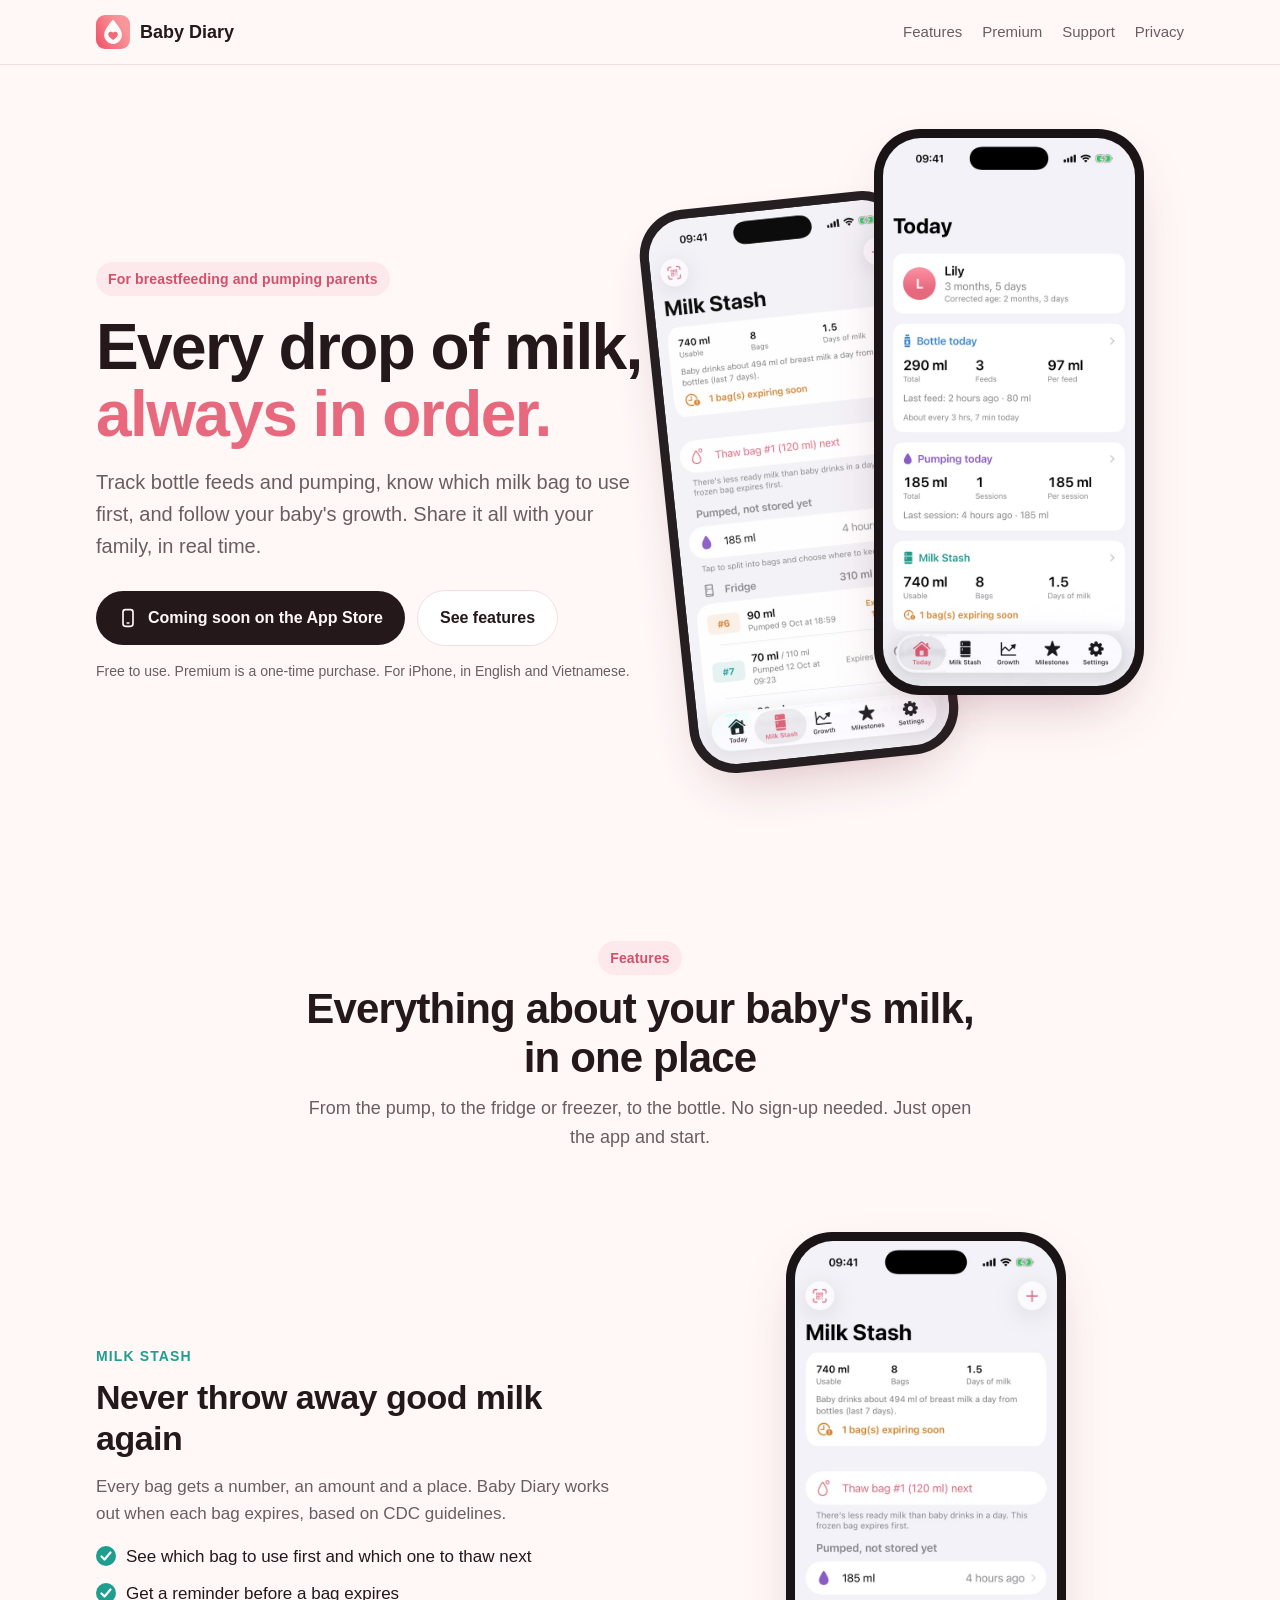
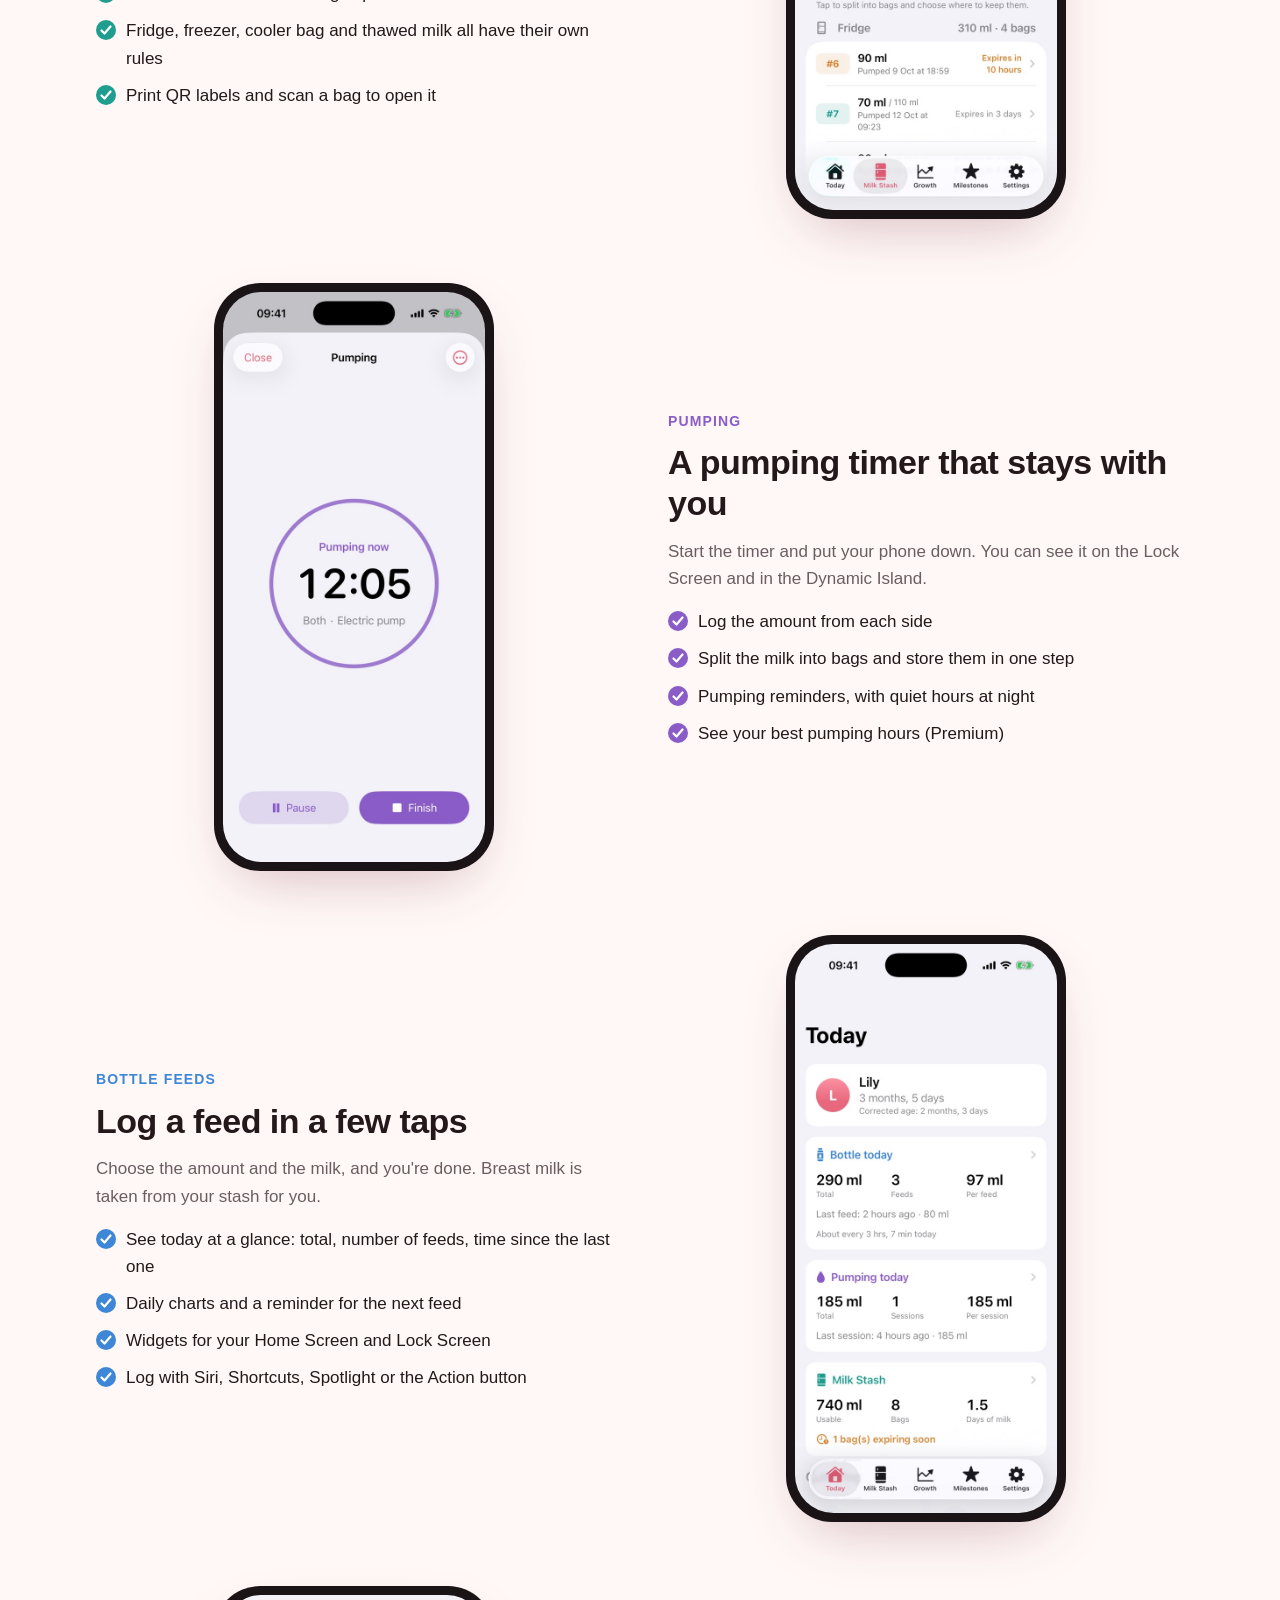
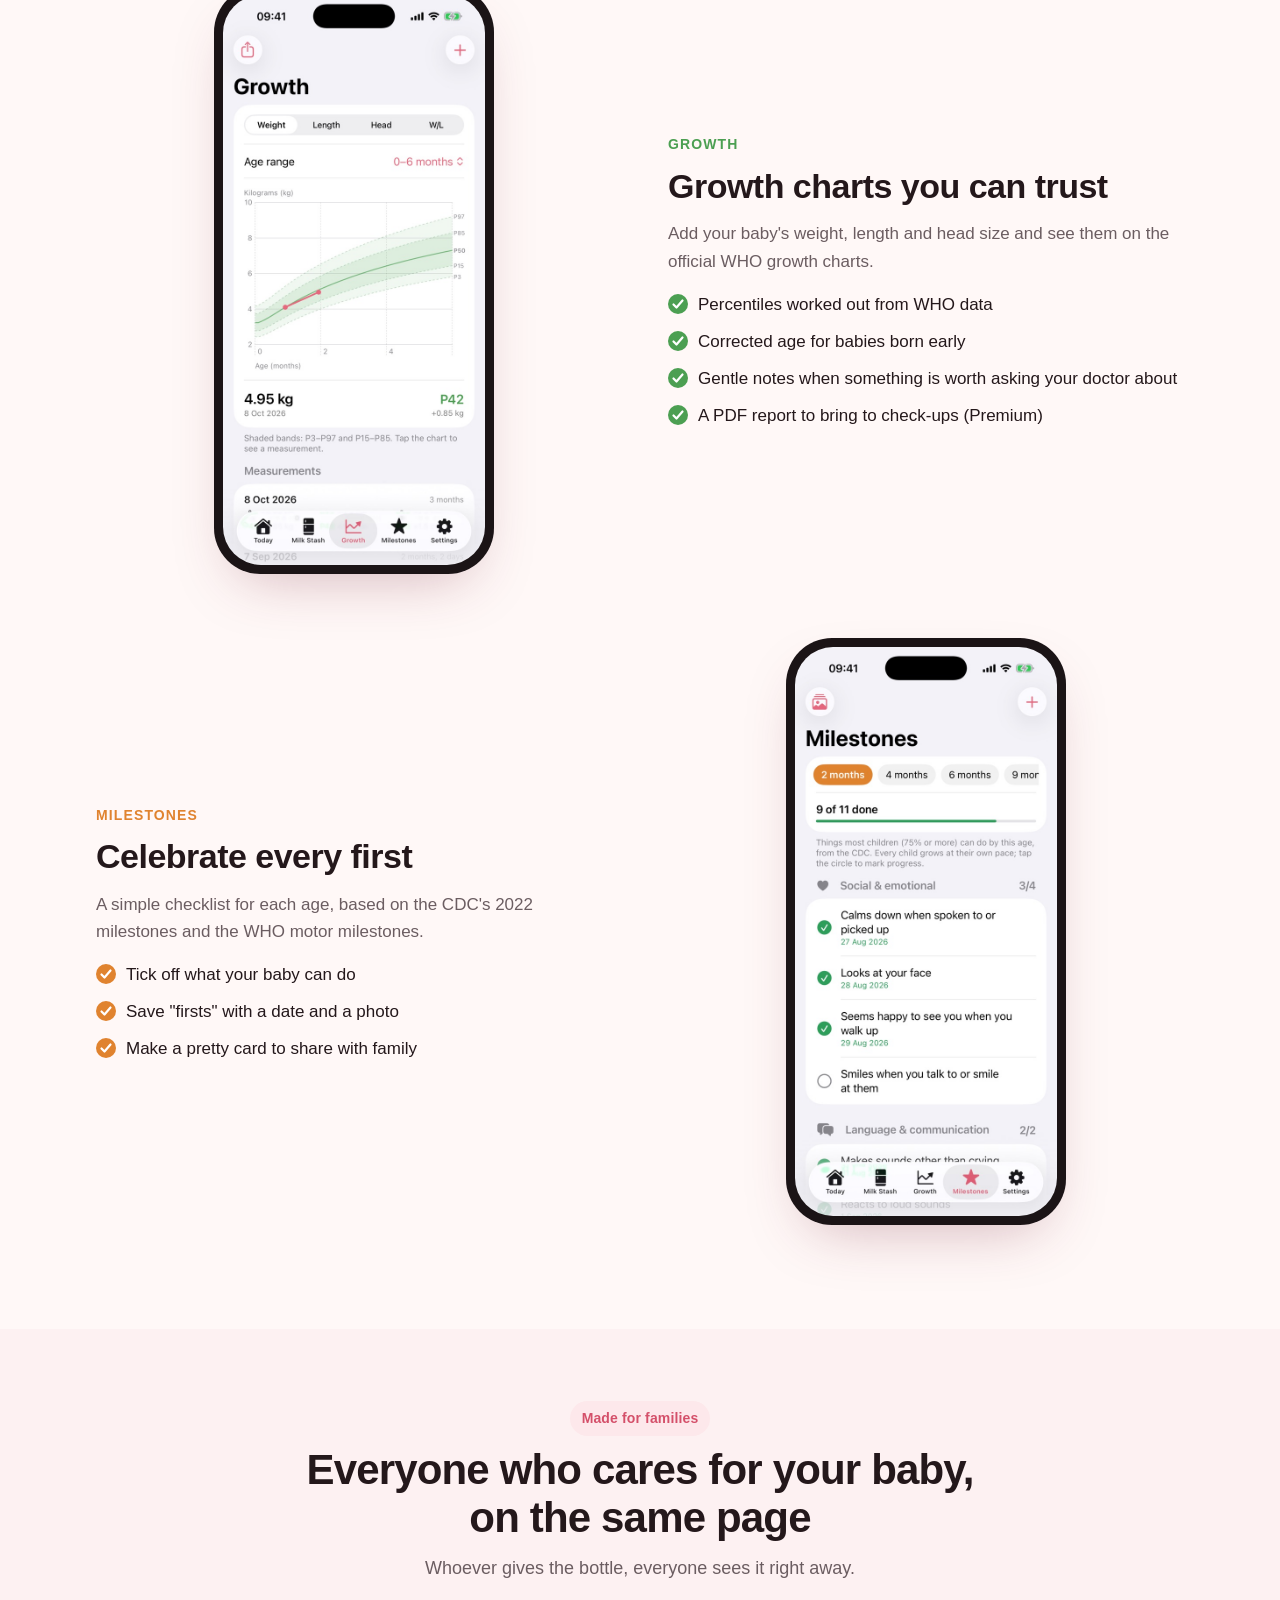
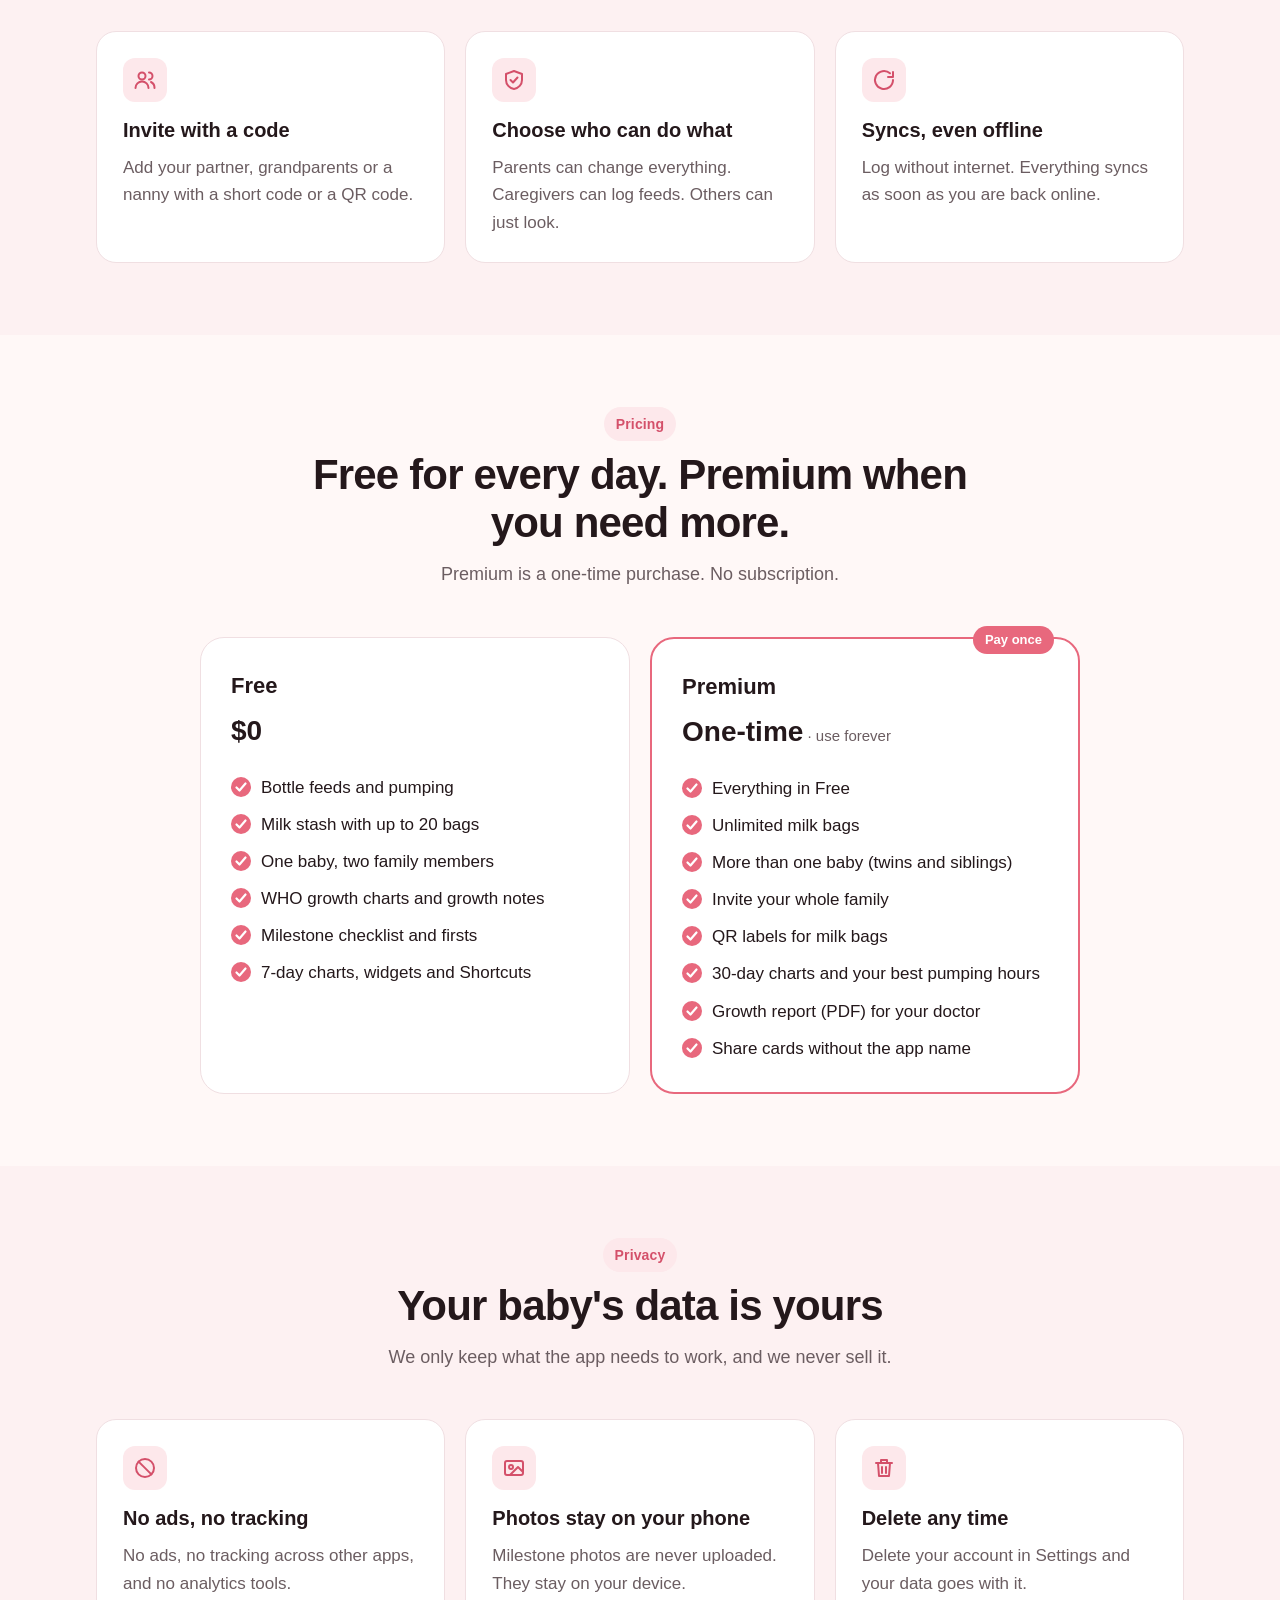
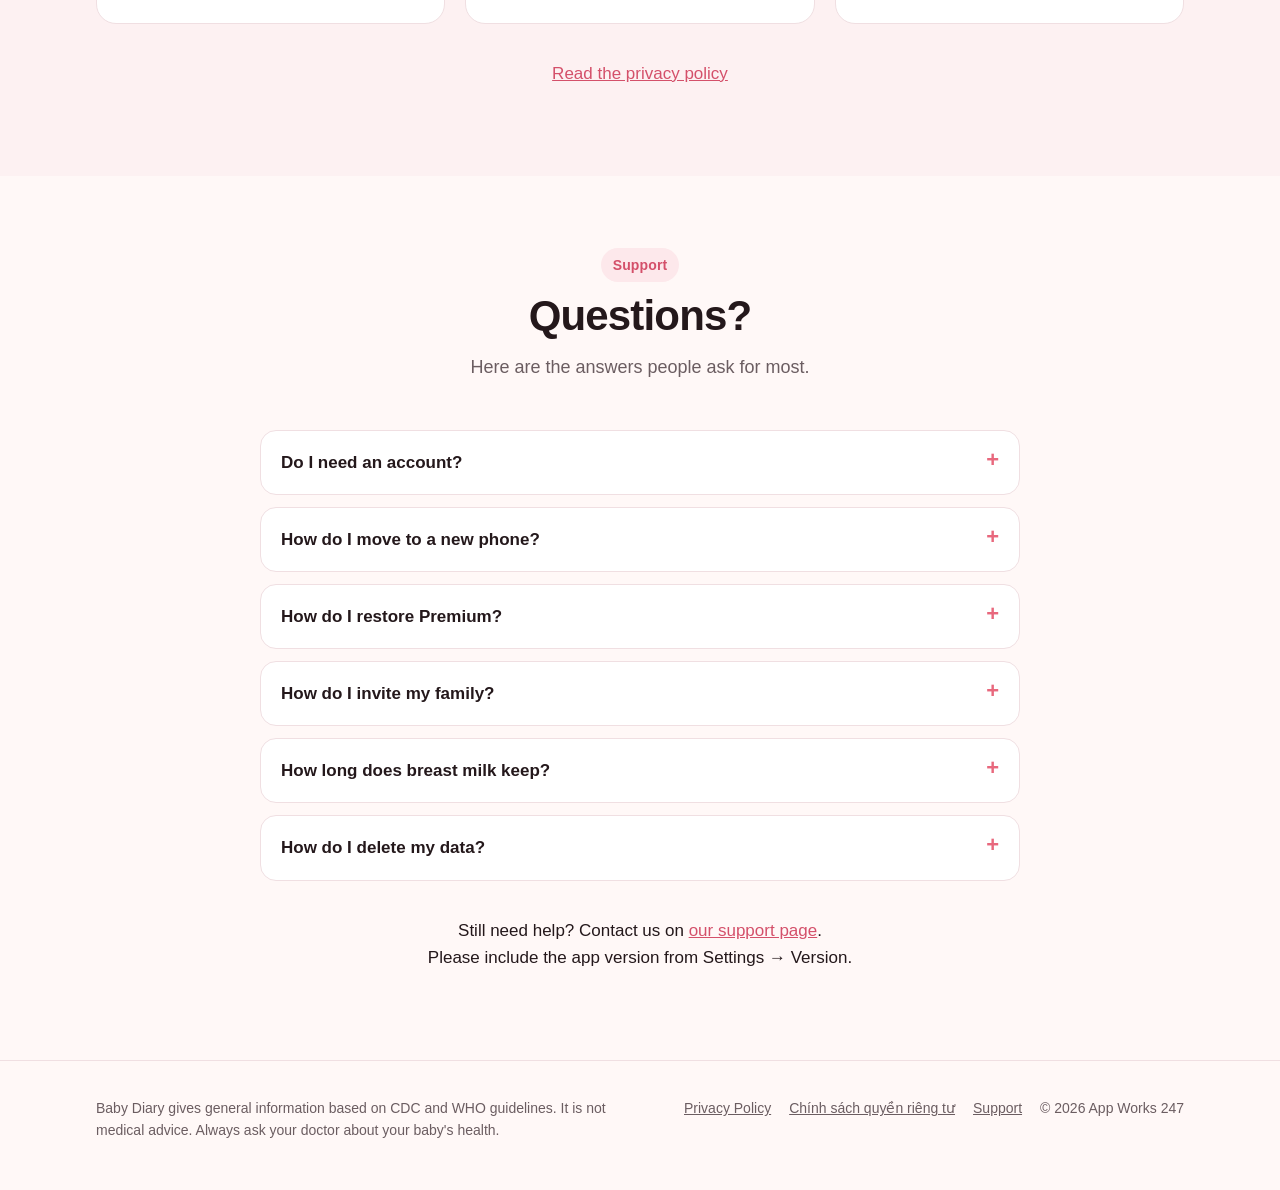
<file: index.html>
<!doctype html>
<html lang="en">
<head>
<meta charset="utf-8">
<meta name="viewport" content="width=device-width, initial-scale=1">
<title>Baby Diary: Milk & Growth</title>
<meta name="description" content="Track bottle feeds and pumping, manage your breast milk stash, and follow your baby's growth and milestones. Share it all with your family.">
<meta property="og:title" content="Baby Diary: Milk & Growth">
<meta property="og:description" content="Know how much milk you have, which bag to use first, and when your baby last ate. Your whole family can log and see it.">
<meta property="og:image" content="assets/icon.png">
<meta name="theme-color" content="#e8687d">
<link rel="icon" href="assets/favicon.png">
<link rel="apple-touch-icon" href="assets/apple-touch-icon.png">
<link rel="stylesheet" href="assets/style.css">
</head>
<body>

<header class="site-header">
  <div class="wrap">
    <a class="brand" href="./"><img src="assets/icon.png" alt="">Baby Diary</a>
    <nav class="nav" aria-label="Main">
      <a href="#features">Features</a>
      <a href="#premium">Premium</a>
      <a href="#support">Support</a>
      <a href="privacy.html">Privacy</a>
    </nav>
  </div>
</header>

<main>
  <section class="hero">
    <div class="wrap">
      <div>
        <span class="eyebrow">For breastfeeding and pumping parents</span>
        <h1>Every drop of milk, <span>always in order.</span></h1>
        <p class="lead">Track bottle feeds and pumping, know which milk bag to use first, and follow your baby's growth. Share it all with your family, in real time.</p>
        <div class="actions">
          <span class="button" aria-disabled="true">
            <svg viewBox="0 0 24 24" fill="none" stroke="currentColor" stroke-width="2" stroke-linecap="round" stroke-linejoin="round" aria-hidden="true"><rect x="6" y="2" width="12" height="20" rx="3"/><path d="M11 18h2"/></svg>
            Coming soon on the App Store
          </span>
          <a class="button secondary" href="#features">See features</a>
        </div>
        <p class="note">Free to use. Premium is a one-time purchase. For iPhone, in English and Vietnamese.</p>
      </div>
      <div class="phones" aria-hidden="true">
        <div class="phone back"><img src="assets/screens/stash.jpg" alt="" width="598" height="1300" loading="eager"></div>
        <div class="phone front"><img src="assets/screens/home.jpg" alt="" width="598" height="1300" loading="eager"></div>
      </div>
    </div>
  </section>

  <section id="features">
    <div class="wrap">
      <div class="section-head">
        <span class="eyebrow">Features</span>
        <h2>Everything about your baby's milk, in one place</h2>
        <p>From the pump, to the fridge or freezer, to the bottle. No sign-up needed. Just open the app and start.</p>
      </div>

      <div class="feature c-stash">
        <div>
          <span class="tag">Milk stash</span>
          <h3>Never throw away good milk again</h3>
          <p>Every bag gets a number, an amount and a place. Baby Diary works out when each bag expires, based on CDC guidelines.</p>
          <ul class="checks">
            <li>See which bag to use first and which one to thaw next</li>
            <li>Get a reminder before a bag expires</li>
            <li>Fridge, freezer, cooler bag and thawed milk all have their own rules</li>
            <li>Print QR labels and scan a bag to open it</li>
          </ul>
        </div>
        <div class="feature-media"><div class="phone"><img src="assets/screens/stash.jpg" alt="The milk stash screen: 740 ml usable in 8 bags, the bag to thaw next, and bags in the fridge with their expiry times" width="598" height="1300" loading="lazy"></div></div>
      </div>

      <div class="feature flip c-pumping">
        <div>
          <span class="tag">Pumping</span>
          <h3>A pumping timer that stays with you</h3>
          <p>Start the timer and put your phone down. You can see it on the Lock Screen and in the Dynamic Island.</p>
          <ul class="checks">
            <li>Log the amount from each side</li>
            <li>Split the milk into bags and store them in one step</li>
            <li>Pumping reminders, with quiet hours at night</li>
            <li>See your best pumping hours (Premium)</li>
          </ul>
        </div>
        <div class="feature-media"><div class="phone"><img src="assets/screens/pumping.jpg" alt="The pumping timer at 12 minutes 5 seconds, both sides, electric pump" width="598" height="1300" loading="lazy"></div></div>
      </div>

      <div class="feature c-bottle">
        <div>
          <span class="tag">Bottle feeds</span>
          <h3>Log a feed in a few taps</h3>
          <p>Choose the amount and the milk, and you're done. Breast milk is taken from your stash for you.</p>
          <ul class="checks">
            <li>See today at a glance: total, number of feeds, time since the last one</li>
            <li>Daily charts and a reminder for the next feed</li>
            <li>Widgets for your Home Screen and Lock Screen</li>
            <li>Log with Siri, Shortcuts, Spotlight or the Action button</li>
          </ul>
        </div>
        <div class="feature-media"><div class="phone"><img src="assets/screens/home.jpg" alt="The Today screen with bottle feeds, pumping and milk stash summaries" width="598" height="1300" loading="lazy"></div></div>
      </div>

      <div class="feature flip c-growth">
        <div>
          <span class="tag">Growth</span>
          <h3>Growth charts you can trust</h3>
          <p>Add your baby's weight, length and head size and see them on the official WHO growth charts.</p>
          <ul class="checks">
            <li>Percentiles worked out from WHO data</li>
            <li>Corrected age for babies born early</li>
            <li>Gentle notes when something is worth asking your doctor about</li>
            <li>A PDF report to bring to check-ups (Premium)</li>
          </ul>
        </div>
        <div class="feature-media"><div class="phone"><img src="assets/screens/growth.jpg" alt="A weight-for-age chart with WHO percentile bands and the baby's measurements" width="598" height="1300" loading="lazy"></div></div>
      </div>

      <div class="feature c-milestones">
        <div>
          <span class="tag">Milestones</span>
          <h3>Celebrate every first</h3>
          <p>A simple checklist for each age, based on the CDC's 2022 milestones and the WHO motor milestones.</p>
          <ul class="checks">
            <li>Tick off what your baby can do</li>
            <li>Save "firsts" with a date and a photo</li>
            <li>Make a pretty card to share with family</li>
          </ul>
        </div>
        <div class="feature-media"><div class="phone"><img src="assets/screens/milestones.jpg" alt="The 2-month milestone checklist with 9 of 11 done" width="598" height="1300" loading="lazy"></div></div>
      </div>
    </div>
  </section>

  <section class="alt" id="family">
    <div class="wrap">
      <div class="section-head">
        <span class="eyebrow">Made for families</span>
        <h2>Everyone who cares for your baby, on the same page</h2>
        <p>Whoever gives the bottle, everyone sees it right away.</p>
      </div>
      <div class="cards">
        <div class="card">
          <div class="icon"><svg viewBox="0 0 24 24" fill="none" stroke="currentColor" stroke-width="2" stroke-linecap="round" stroke-linejoin="round" aria-hidden="true"><circle cx="9" cy="8" r="3.5"/><path d="M2.5 20a6.5 6.5 0 0 1 13 0"/><path d="M16 4.5a3.5 3.5 0 0 1 0 7"/><path d="M18 14a6.5 6.5 0 0 1 3.5 6"/></svg></div>
          <h3>Invite with a code</h3>
          <p>Add your partner, grandparents or a nanny with a short code or a QR code.</p>
        </div>
        <div class="card">
          <div class="icon"><svg viewBox="0 0 24 24" fill="none" stroke="currentColor" stroke-width="2" stroke-linecap="round" stroke-linejoin="round" aria-hidden="true"><path d="M12 3l8 3v6c0 4.5-3.4 8.2-8 9-4.6-.8-8-4.5-8-9V6z"/><path d="M8.5 12l2.5 2.5 4.5-5"/></svg></div>
          <h3>Choose who can do what</h3>
          <p>Parents can change everything. Caregivers can log feeds. Others can just look.</p>
        </div>
        <div class="card">
          <div class="icon"><svg viewBox="0 0 24 24" fill="none" stroke="currentColor" stroke-width="2" stroke-linecap="round" stroke-linejoin="round" aria-hidden="true"><path d="M21 12a9 9 0 1 1-3-6.7"/><path d="M21 4v5h-5"/></svg></div>
          <h3>Syncs, even offline</h3>
          <p>Log without internet. Everything syncs as soon as you are back online.</p>
        </div>
      </div>
    </div>
  </section>

  <section id="premium">
    <div class="wrap">
      <div class="section-head">
        <span class="eyebrow">Pricing</span>
        <h2>Free for every day. Premium when you need more.</h2>
        <p>Premium is a one-time purchase. No subscription.</p>
      </div>
      <div class="plans">
        <div class="plan">
          <h3>Free</h3>
          <p class="price"><strong>$0</strong></p>
          <ul class="checks">
            <li>Bottle feeds and pumping</li>
            <li>Milk stash with up to 20 bags</li>
            <li>One baby, two family members</li>
            <li>WHO growth charts and growth notes</li>
            <li>Milestone checklist and firsts</li>
            <li>7-day charts, widgets and Shortcuts</li>
          </ul>
        </div>
        <div class="plan premium">
          <span class="badge">Pay once</span>
          <h3>Premium</h3>
          <p class="price"><strong>One-time</strong> · use forever</p>
          <ul class="checks">
            <li>Everything in Free</li>
            <li>Unlimited milk bags</li>
            <li>More than one baby (twins and siblings)</li>
            <li>Invite your whole family</li>
            <li>QR labels for milk bags</li>
            <li>30-day charts and your best pumping hours</li>
            <li>Growth report (PDF) for your doctor</li>
            <li>Share cards without the app name</li>
          </ul>
        </div>
      </div>
    </div>
  </section>

  <section class="alt" id="privacy">
    <div class="wrap">
      <div class="section-head">
        <span class="eyebrow">Privacy</span>
        <h2>Your baby's data is yours</h2>
        <p>We only keep what the app needs to work, and we never sell it.</p>
      </div>
      <div class="cards">
        <div class="card">
          <div class="icon"><svg viewBox="0 0 24 24" fill="none" stroke="currentColor" stroke-width="2" stroke-linecap="round" stroke-linejoin="round" aria-hidden="true"><circle cx="12" cy="12" r="9"/><path d="M5.6 5.6l12.8 12.8"/></svg></div>
          <h3>No ads, no tracking</h3>
          <p>No ads, no tracking across other apps, and no analytics tools.</p>
        </div>
        <div class="card">
          <div class="icon"><svg viewBox="0 0 24 24" fill="none" stroke="currentColor" stroke-width="2" stroke-linecap="round" stroke-linejoin="round" aria-hidden="true"><rect x="3" y="5" width="18" height="14" rx="2"/><circle cx="9" cy="11" r="2"/><path d="M21 16l-5-5-8 8"/></svg></div>
          <h3>Photos stay on your phone</h3>
          <p>Milestone photos are never uploaded. They stay on your device.</p>
        </div>
        <div class="card">
          <div class="icon"><svg viewBox="0 0 24 24" fill="none" stroke="currentColor" stroke-width="2" stroke-linecap="round" stroke-linejoin="round" aria-hidden="true"><path d="M4 7h16"/><path d="M10 11v6M14 11v6"/><path d="M6 7l1 13h10l1-13"/><path d="M9 7V4h6v3"/></svg></div>
          <h3>Delete any time</h3>
          <p>Delete your account in Settings and your data goes with it.</p>
        </div>
      </div>
      <p class="contact"><a href="privacy.html">Read the privacy policy</a></p>
    </div>
  </section>

  <section id="support">
    <div class="wrap">
      <div class="section-head">
        <span class="eyebrow">Support</span>
        <h2>Questions?</h2>
        <p>Here are the answers people ask for most.</p>
      </div>
      <div class="faq">
        <details>
          <summary>Do I need an account?</summary>
          <p>No. The app works as soon as you open it. If you want to keep your data when you change phones, link your account in Settings → Account → Continue with Apple or Google.</p>
        </details>
        <details>
          <summary>How do I move to a new phone?</summary>
          <p>On your old phone, go to Settings → Account and continue with Apple or Google. On the new phone, open the app, go to the same place and sign in the same way. Your family's data comes back.</p>
        </details>
        <details>
          <summary>How do I restore Premium?</summary>
          <p>Open Settings → Baby Diary Premium → Restore purchase. Use the same Apple ID you bought it with.</p>
        </details>
        <details>
          <summary>How do I invite my family?</summary>
          <p>Go to Settings → Family → Invite someone. Choose what they can do and share the code or QR code. On their phone, they tap "I have an invite code" when the app first opens, or Settings → Family → Join a family.</p>
        </details>
        <details>
          <summary>How long does breast milk keep?</summary>
          <p>The app follows CDC guidelines: up to 4 hours at room temperature, 4 days in the fridge, 6 months in the freezer part of a fridge, and 12 months in a deep freezer (best within 6). Thawed milk keeps for 24 hours in the fridge and must never be frozen again. If your room is hot, you can make the room-temperature time shorter in Settings.</p>
        </details>
        <details>
          <summary>How do I delete my data?</summary>
          <p>Go to Settings → Account → Delete account. If you are the only family member, all of the family's data is deleted for good.</p>
        </details>
      </div>
      <p class="contact">Still need help? Contact us on <a href="https://github.com/app-works-247/Baby-Diary/issues">our support page</a>.<br>Please include the app version from Settings → Version.</p>
    </div>
  </section>
</main>

<footer class="site-footer">
  <div class="wrap">
    <p class="disclaimer">Baby Diary gives general information based on CDC and WHO guidelines. It is not medical advice. Always ask your doctor about your baby's health.</p>
    <nav aria-label="Footer">
      <a href="privacy.html">Privacy Policy</a>
      <a href="privacy-vi.html" lang="vi">Chính sách quyền riêng tư</a>
      <a href="#support">Support</a>
      <span>© 2026 App Works 247</span>
    </nav>
  </div>
</footer>

</body>
</html>
</file>
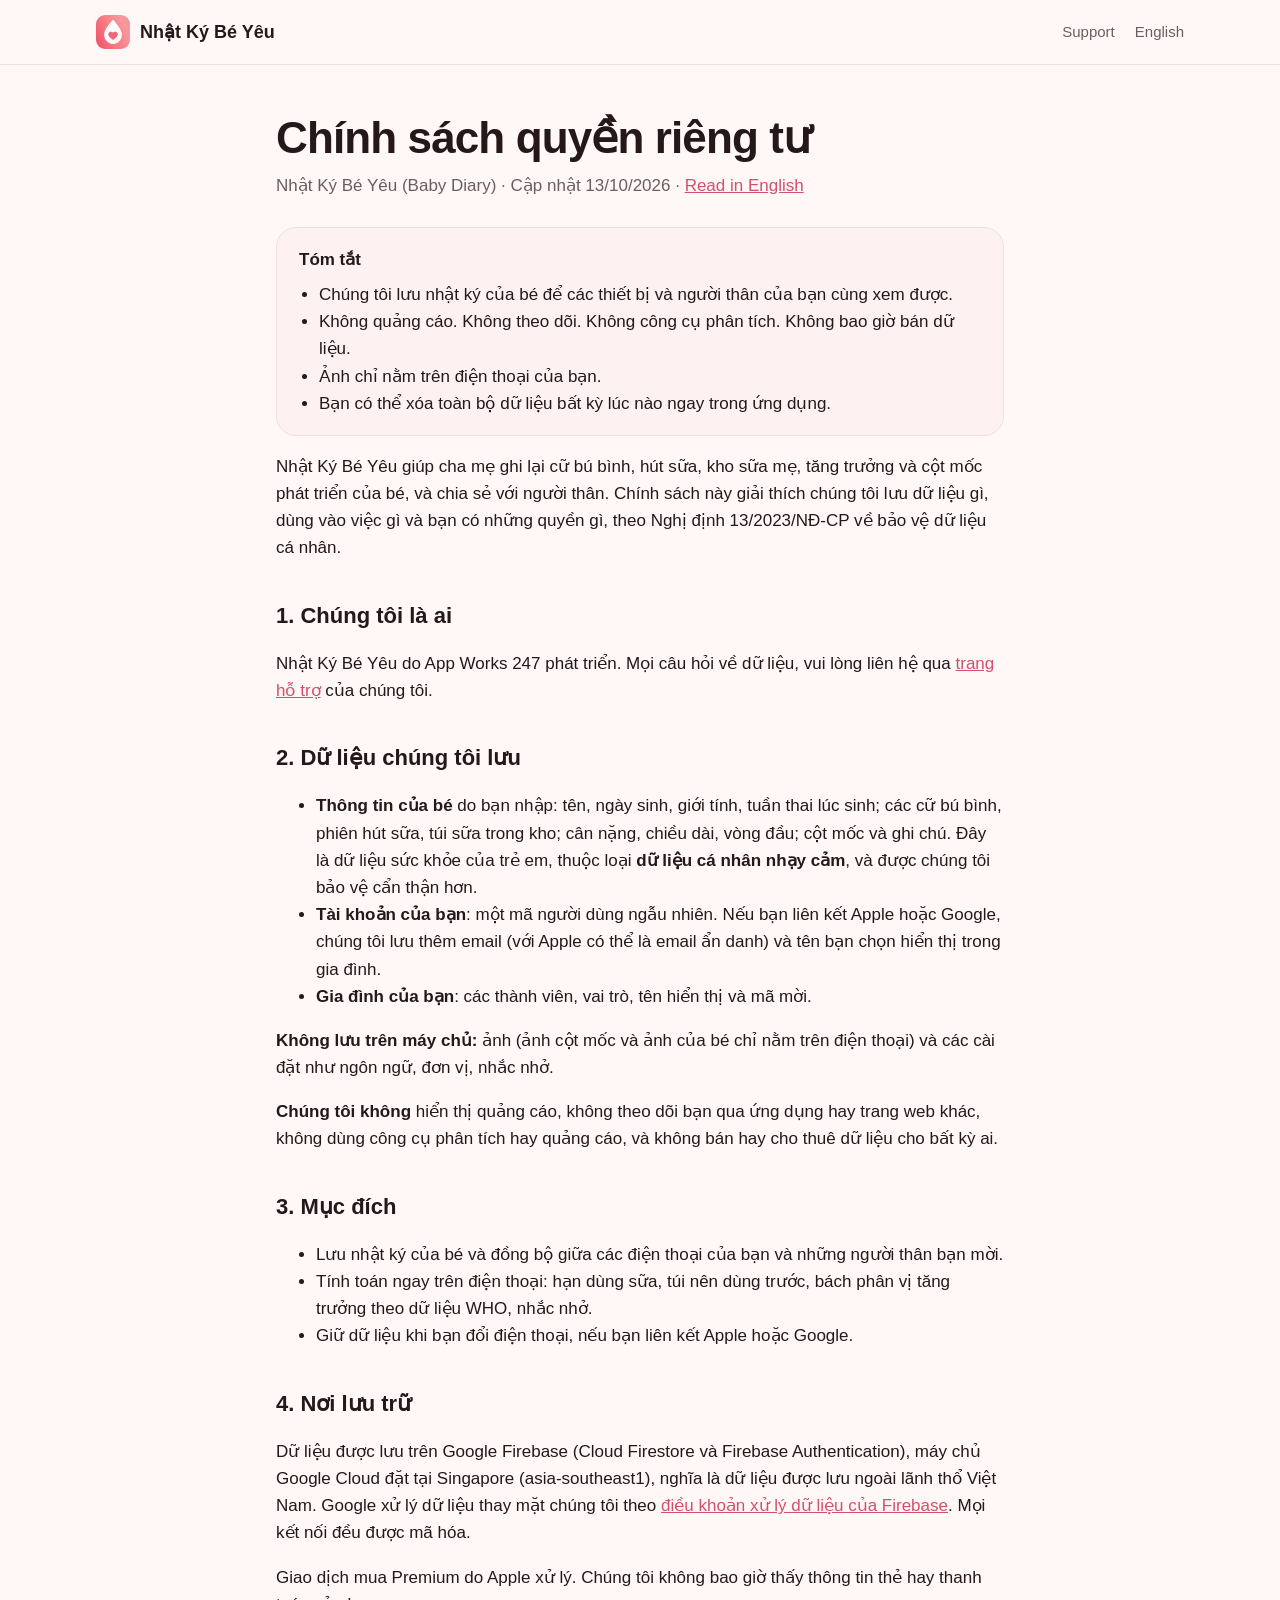
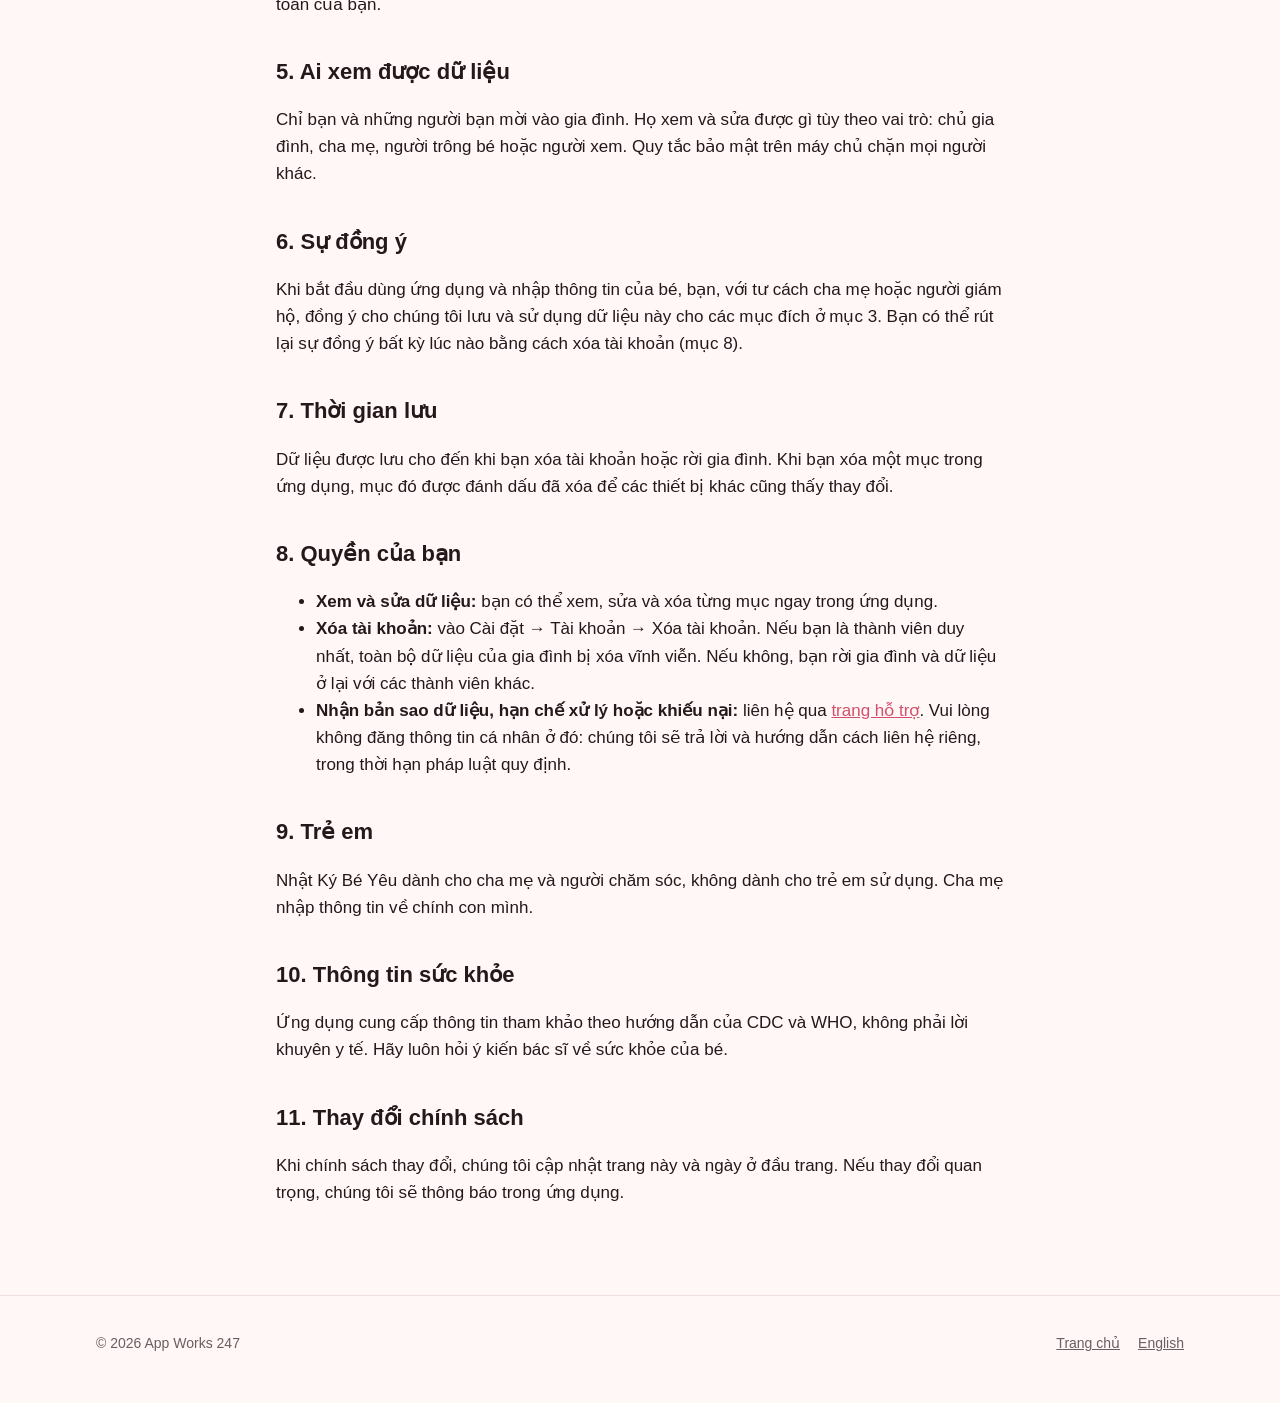
<file: privacy-vi.html>
<!doctype html>
<html lang="vi">
<head>
<meta charset="utf-8">
<meta name="viewport" content="width=device-width, initial-scale=1">
<title>Chính sách quyền riêng tư · Nhật Ký Bé Yêu</title>
<meta name="description" content="Cách Nhật Ký Bé Yêu lưu trữ và bảo vệ dữ liệu của gia đình bạn.">
<meta name="theme-color" content="#e8687d">
<link rel="icon" href="assets/favicon.png">
<link rel="apple-touch-icon" href="assets/apple-touch-icon.png">
<link rel="stylesheet" href="assets/style.css">
</head>
<body>

<header class="site-header">
  <div class="wrap">
    <a class="brand" href="./"><img src="assets/icon.png" alt="">Nhật Ký Bé Yêu</a>
    <nav class="nav" aria-label="Chính">
      <a href="./#support" lang="en">Support</a>
      <a href="privacy.html" lang="en">English</a>
    </nav>
  </div>
</header>

<main class="legal">
  <h1>Chính sách quyền riêng tư</h1>
  <p class="meta">Nhật Ký Bé Yêu (Baby Diary) · Cập nhật 13/10/2026 · <a href="privacy.html" lang="en">Read in English</a></p>

  <div class="summary">
    <strong>Tóm tắt</strong>
    <ul>
      <li>Chúng tôi lưu nhật ký của bé để các thiết bị và người thân của bạn cùng xem được.</li>
      <li>Không quảng cáo. Không theo dõi. Không công cụ phân tích. Không bao giờ bán dữ liệu.</li>
      <li>Ảnh chỉ nằm trên điện thoại của bạn.</li>
      <li>Bạn có thể xóa toàn bộ dữ liệu bất kỳ lúc nào ngay trong ứng dụng.</li>
    </ul>
  </div>

  <p>Nhật Ký Bé Yêu giúp cha mẹ ghi lại cữ bú bình, hút sữa, kho sữa mẹ, tăng trưởng và cột mốc phát triển của bé, và chia sẻ với người thân. Chính sách này giải thích chúng tôi lưu dữ liệu gì, dùng vào việc gì và bạn có những quyền gì, theo Nghị định 13/2023/NĐ-CP về bảo vệ dữ liệu cá nhân.</p>

  <h2>1. Chúng tôi là ai</h2>
  <p>Nhật Ký Bé Yêu do App Works 247 phát triển. Mọi câu hỏi về dữ liệu, vui lòng liên hệ qua <a href="https://github.com/app-works-247/Baby-Diary/issues">trang hỗ trợ</a> của chúng tôi.</p>

  <h2>2. Dữ liệu chúng tôi lưu</h2>
  <ul>
    <li><strong>Thông tin của bé</strong> do bạn nhập: tên, ngày sinh, giới tính, tuần thai lúc sinh; các cữ bú bình, phiên hút sữa, túi sữa trong kho; cân nặng, chiều dài, vòng đầu; cột mốc và ghi chú. Đây là dữ liệu sức khỏe của trẻ em, thuộc loại <strong>dữ liệu cá nhân nhạy cảm</strong>, và được chúng tôi bảo vệ cẩn thận hơn.</li>
    <li><strong>Tài khoản của bạn</strong>: một mã người dùng ngẫu nhiên. Nếu bạn liên kết Apple hoặc Google, chúng tôi lưu thêm email (với Apple có thể là email ẩn danh) và tên bạn chọn hiển thị trong gia đình.</li>
    <li><strong>Gia đình của bạn</strong>: các thành viên, vai trò, tên hiển thị và mã mời.</li>
  </ul>
  <p><strong>Không lưu trên máy chủ:</strong> ảnh (ảnh cột mốc và ảnh của bé chỉ nằm trên điện thoại) và các cài đặt như ngôn ngữ, đơn vị, nhắc nhở.</p>
  <p><strong>Chúng tôi không</strong> hiển thị quảng cáo, không theo dõi bạn qua ứng dụng hay trang web khác, không dùng công cụ phân tích hay quảng cáo, và không bán hay cho thuê dữ liệu cho bất kỳ ai.</p>

  <h2>3. Mục đích</h2>
  <ul>
    <li>Lưu nhật ký của bé và đồng bộ giữa các điện thoại của bạn và những người thân bạn mời.</li>
    <li>Tính toán ngay trên điện thoại: hạn dùng sữa, túi nên dùng trước, bách phân vị tăng trưởng theo dữ liệu WHO, nhắc nhở.</li>
    <li>Giữ dữ liệu khi bạn đổi điện thoại, nếu bạn liên kết Apple hoặc Google.</li>
  </ul>

  <h2>4. Nơi lưu trữ</h2>
  <p>Dữ liệu được lưu trên Google Firebase (Cloud Firestore và Firebase Authentication), máy chủ Google Cloud đặt tại Singapore (asia-southeast1), nghĩa là dữ liệu được lưu ngoài lãnh thổ Việt Nam. Google xử lý dữ liệu thay mặt chúng tôi theo <a href="https://firebase.google.com/terms/data-processing-terms">điều khoản xử lý dữ liệu của Firebase</a>. Mọi kết nối đều được mã hóa.</p>
  <p>Giao dịch mua Premium do Apple xử lý. Chúng tôi không bao giờ thấy thông tin thẻ hay thanh toán của bạn.</p>

  <h2>5. Ai xem được dữ liệu</h2>
  <p>Chỉ bạn và những người bạn mời vào gia đình. Họ xem và sửa được gì tùy theo vai trò: chủ gia đình, cha mẹ, người trông bé hoặc người xem. Quy tắc bảo mật trên máy chủ chặn mọi người khác.</p>

  <h2>6. Sự đồng ý</h2>
  <p>Khi bắt đầu dùng ứng dụng và nhập thông tin của bé, bạn, với tư cách cha mẹ hoặc người giám hộ, đồng ý cho chúng tôi lưu và sử dụng dữ liệu này cho các mục đích ở mục 3. Bạn có thể rút lại sự đồng ý bất kỳ lúc nào bằng cách xóa tài khoản (mục 8).</p>

  <h2>7. Thời gian lưu</h2>
  <p>Dữ liệu được lưu cho đến khi bạn xóa tài khoản hoặc rời gia đình. Khi bạn xóa một mục trong ứng dụng, mục đó được đánh dấu đã xóa để các thiết bị khác cũng thấy thay đổi.</p>

  <h2>8. Quyền của bạn</h2>
  <ul>
    <li><strong>Xem và sửa dữ liệu:</strong> bạn có thể xem, sửa và xóa từng mục ngay trong ứng dụng.</li>
    <li><strong>Xóa tài khoản:</strong> vào Cài đặt → Tài khoản → Xóa tài khoản. Nếu bạn là thành viên duy nhất, toàn bộ dữ liệu của gia đình bị xóa vĩnh viễn. Nếu không, bạn rời gia đình và dữ liệu ở lại với các thành viên khác.</li>
    <li><strong>Nhận bản sao dữ liệu, hạn chế xử lý hoặc khiếu nại:</strong> liên hệ qua <a href="https://github.com/app-works-247/Baby-Diary/issues">trang hỗ trợ</a>. Vui lòng không đăng thông tin cá nhân ở đó: chúng tôi sẽ trả lời và hướng dẫn cách liên hệ riêng, trong thời hạn pháp luật quy định.</li>
  </ul>

  <h2>9. Trẻ em</h2>
  <p>Nhật Ký Bé Yêu dành cho cha mẹ và người chăm sóc, không dành cho trẻ em sử dụng. Cha mẹ nhập thông tin về chính con mình.</p>

  <h2>10. Thông tin sức khỏe</h2>
  <p>Ứng dụng cung cấp thông tin tham khảo theo hướng dẫn của CDC và WHO, không phải lời khuyên y tế. Hãy luôn hỏi ý kiến bác sĩ về sức khỏe của bé.</p>

  <h2>11. Thay đổi chính sách</h2>
  <p>Khi chính sách thay đổi, chúng tôi cập nhật trang này và ngày ở đầu trang. Nếu thay đổi quan trọng, chúng tôi sẽ thông báo trong ứng dụng.</p>
</main>

<footer class="site-footer">
  <div class="wrap">
    <p class="disclaimer">© 2026 App Works 247</p>
    <nav aria-label="Chân trang">
      <a href="./">Trang chủ</a>
      <a href="privacy.html" lang="en">English</a>
    </nav>
  </div>
</footer>

</body>
</html>
</file>
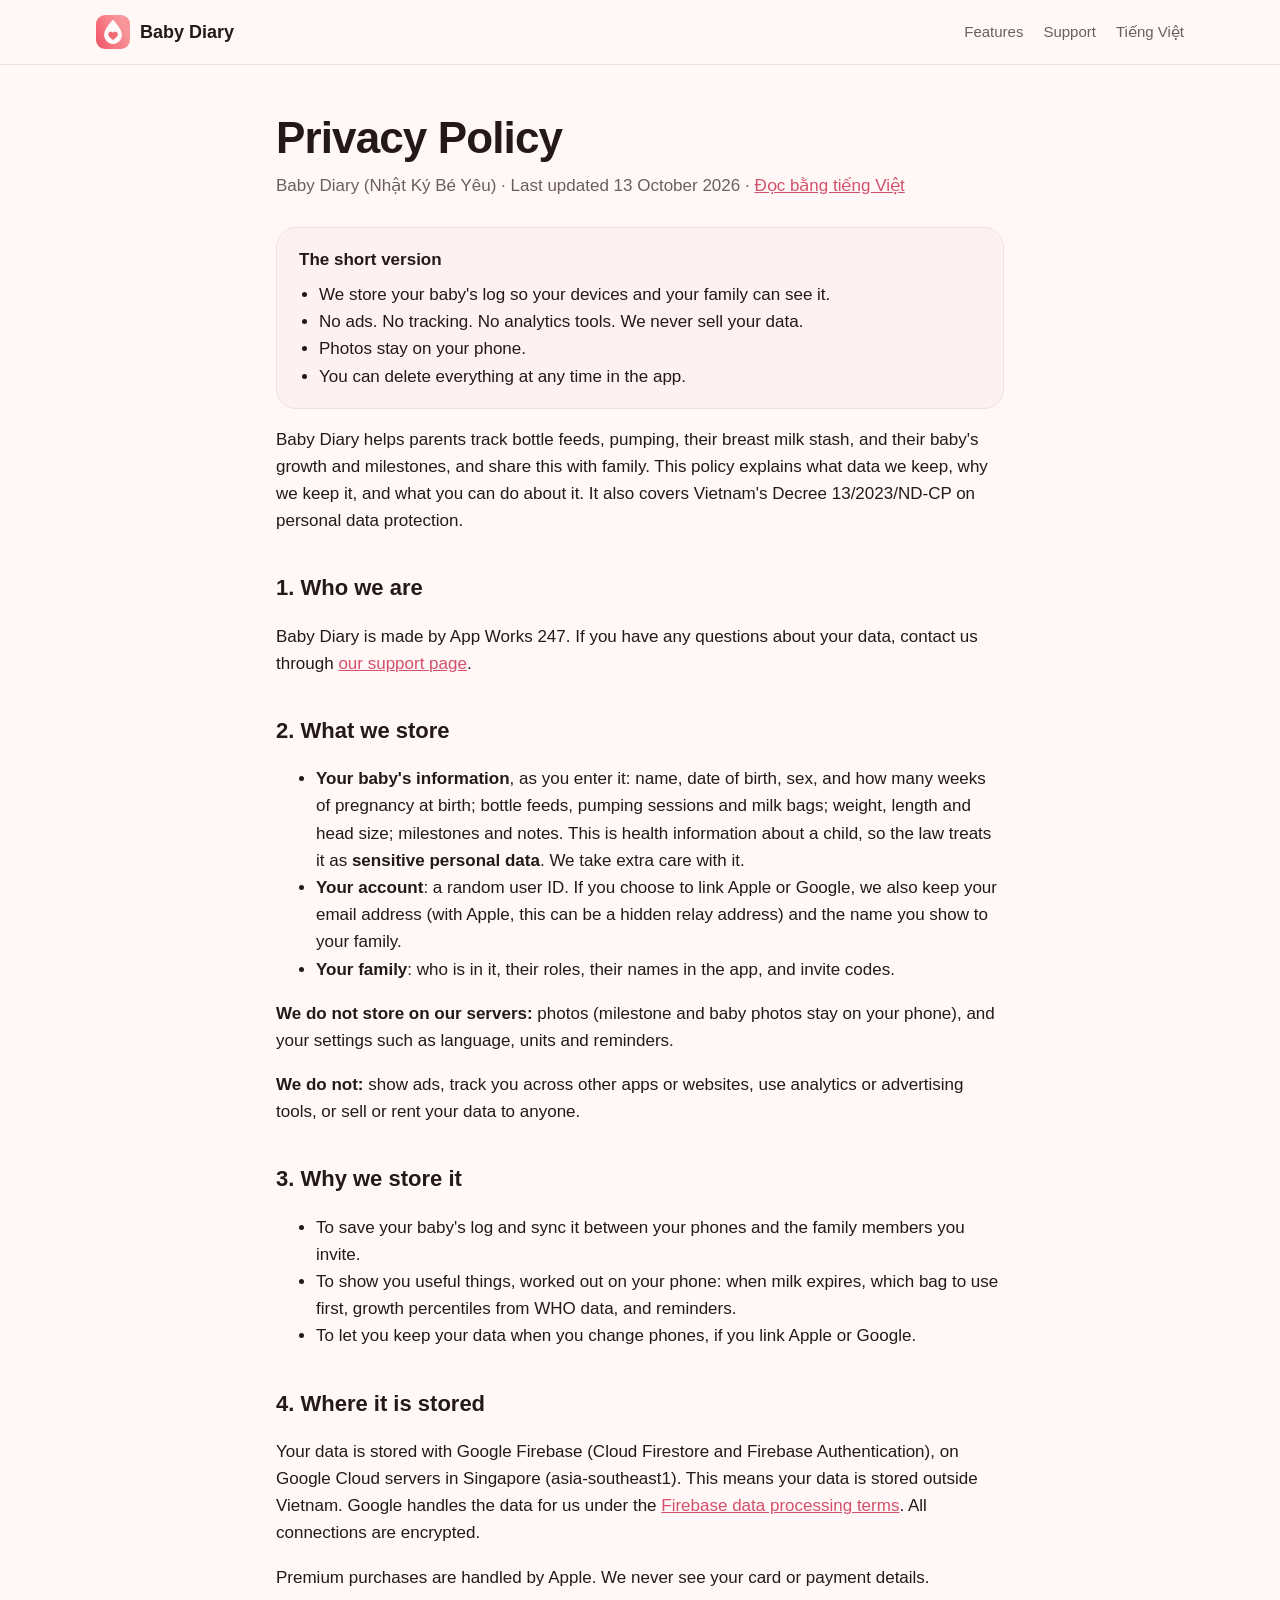
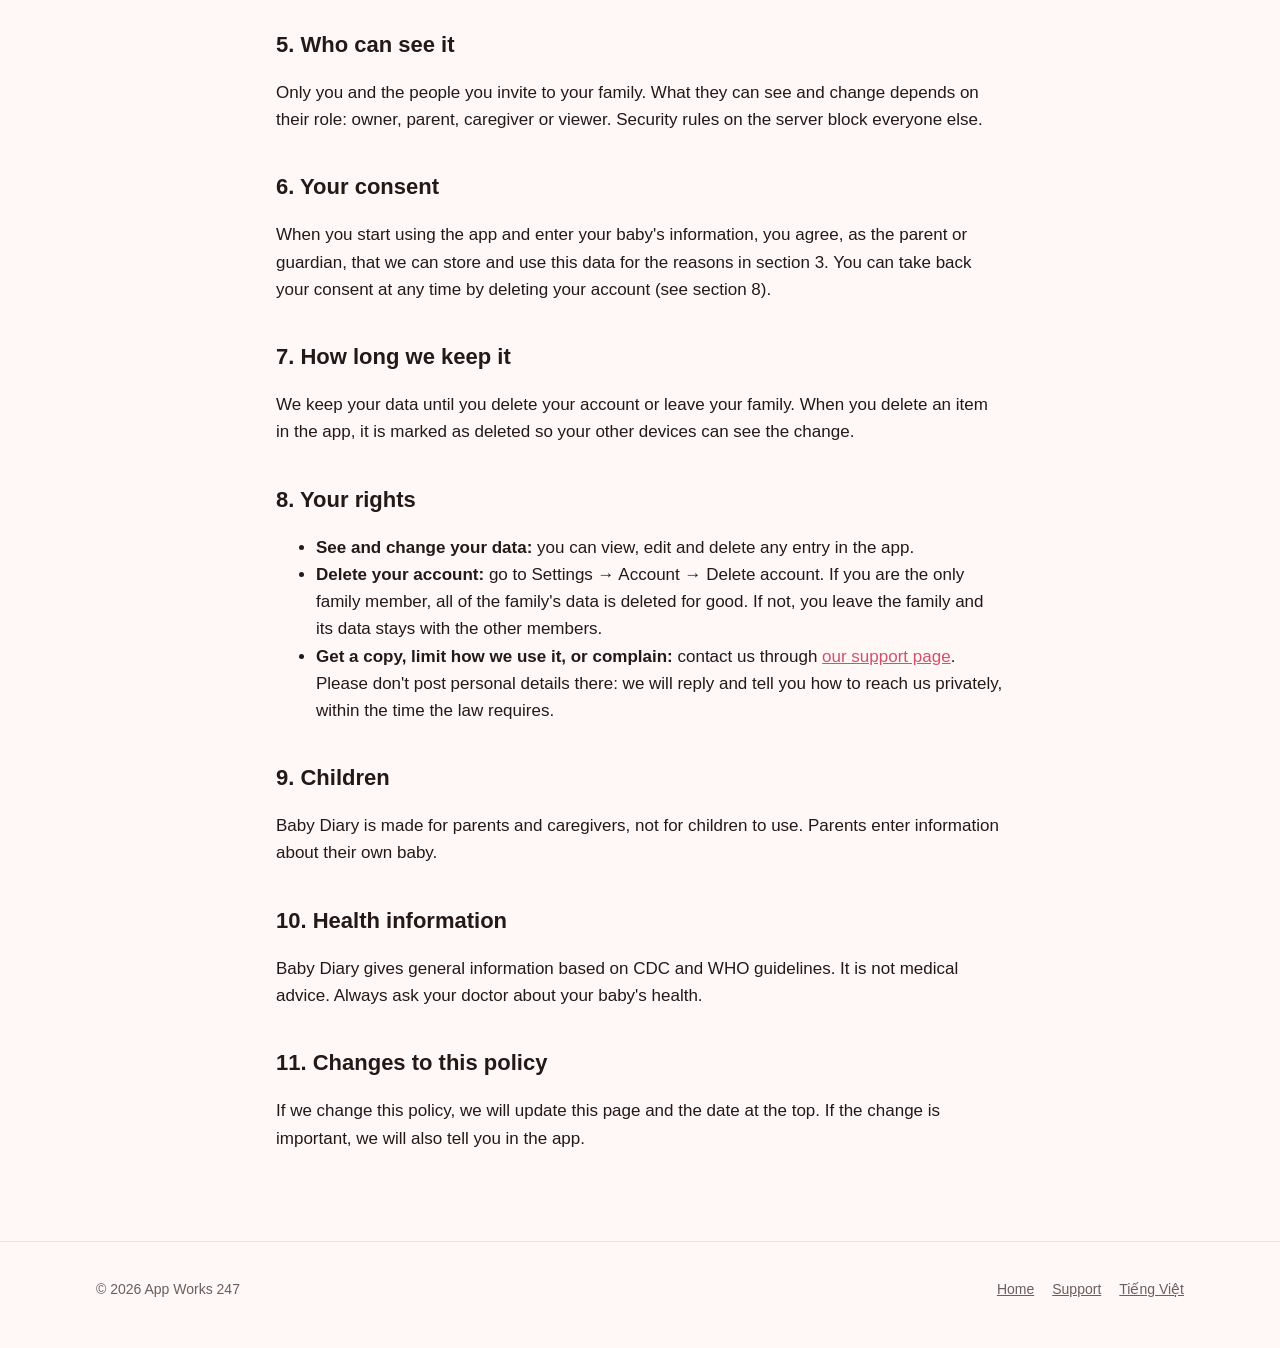
<file: privacy.html>
<!doctype html>
<html lang="en">
<head>
<meta charset="utf-8">
<meta name="viewport" content="width=device-width, initial-scale=1">
<title>Privacy Policy · Baby Diary</title>
<meta name="description" content="How Baby Diary stores and protects your family's data.">
<meta name="theme-color" content="#e8687d">
<link rel="icon" href="assets/favicon.png">
<link rel="apple-touch-icon" href="assets/apple-touch-icon.png">
<link rel="stylesheet" href="assets/style.css">
</head>
<body>

<header class="site-header">
  <div class="wrap">
    <a class="brand" href="./"><img src="assets/icon.png" alt="">Baby Diary</a>
    <nav class="nav" aria-label="Main">
      <a href="./#features">Features</a>
      <a href="./#support">Support</a>
      <a href="privacy-vi.html" lang="vi">Tiếng Việt</a>
    </nav>
  </div>
</header>

<main class="legal">
  <h1>Privacy Policy</h1>
  <p class="meta">Baby Diary (Nhật Ký Bé Yêu) · Last updated 13 October 2026 · <a href="privacy-vi.html" lang="vi">Đọc bằng tiếng Việt</a></p>

  <div class="summary">
    <strong>The short version</strong>
    <ul>
      <li>We store your baby's log so your devices and your family can see it.</li>
      <li>No ads. No tracking. No analytics tools. We never sell your data.</li>
      <li>Photos stay on your phone.</li>
      <li>You can delete everything at any time in the app.</li>
    </ul>
  </div>

  <p>Baby Diary helps parents track bottle feeds, pumping, their breast milk stash, and their baby's growth and milestones, and share this with family. This policy explains what data we keep, why we keep it, and what you can do about it. It also covers Vietnam's Decree 13/2023/ND-CP on personal data protection.</p>

  <h2>1. Who we are</h2>
  <p>Baby Diary is made by App Works 247. If you have any questions about your data, contact us through <a href="https://github.com/app-works-247/Baby-Diary/issues">our support page</a>.</p>

  <h2>2. What we store</h2>
  <ul>
    <li><strong>Your baby's information</strong>, as you enter it: name, date of birth, sex, and how many weeks of pregnancy at birth; bottle feeds, pumping sessions and milk bags; weight, length and head size; milestones and notes. This is health information about a child, so the law treats it as <strong>sensitive personal data</strong>. We take extra care with it.</li>
    <li><strong>Your account</strong>: a random user ID. If you choose to link Apple or Google, we also keep your email address (with Apple, this can be a hidden relay address) and the name you show to your family.</li>
    <li><strong>Your family</strong>: who is in it, their roles, their names in the app, and invite codes.</li>
  </ul>
  <p><strong>We do not store on our servers:</strong> photos (milestone and baby photos stay on your phone), and your settings such as language, units and reminders.</p>
  <p><strong>We do not:</strong> show ads, track you across other apps or websites, use analytics or advertising tools, or sell or rent your data to anyone.</p>

  <h2>3. Why we store it</h2>
  <ul>
    <li>To save your baby's log and sync it between your phones and the family members you invite.</li>
    <li>To show you useful things, worked out on your phone: when milk expires, which bag to use first, growth percentiles from WHO data, and reminders.</li>
    <li>To let you keep your data when you change phones, if you link Apple or Google.</li>
  </ul>

  <h2>4. Where it is stored</h2>
  <p>Your data is stored with Google Firebase (Cloud Firestore and Firebase Authentication), on Google Cloud servers in Singapore (asia-southeast1). This means your data is stored outside Vietnam. Google handles the data for us under the <a href="https://firebase.google.com/terms/data-processing-terms">Firebase data processing terms</a>. All connections are encrypted.</p>
  <p>Premium purchases are handled by Apple. We never see your card or payment details.</p>

  <h2>5. Who can see it</h2>
  <p>Only you and the people you invite to your family. What they can see and change depends on their role: owner, parent, caregiver or viewer. Security rules on the server block everyone else.</p>

  <h2>6. Your consent</h2>
  <p>When you start using the app and enter your baby's information, you agree, as the parent or guardian, that we can store and use this data for the reasons in section 3. You can take back your consent at any time by deleting your account (see section 8).</p>

  <h2>7. How long we keep it</h2>
  <p>We keep your data until you delete your account or leave your family. When you delete an item in the app, it is marked as deleted so your other devices can see the change.</p>

  <h2>8. Your rights</h2>
  <ul>
    <li><strong>See and change your data:</strong> you can view, edit and delete any entry in the app.</li>
    <li><strong>Delete your account:</strong> go to Settings → Account → Delete account. If you are the only family member, all of the family's data is deleted for good. If not, you leave the family and its data stays with the other members.</li>
    <li><strong>Get a copy, limit how we use it, or complain:</strong> contact us through <a href="https://github.com/app-works-247/Baby-Diary/issues">our support page</a>. Please don't post personal details there: we will reply and tell you how to reach us privately, within the time the law requires.</li>
  </ul>

  <h2>9. Children</h2>
  <p>Baby Diary is made for parents and caregivers, not for children to use. Parents enter information about their own baby.</p>

  <h2>10. Health information</h2>
  <p>Baby Diary gives general information based on CDC and WHO guidelines. It is not medical advice. Always ask your doctor about your baby's health.</p>

  <h2>11. Changes to this policy</h2>
  <p>If we change this policy, we will update this page and the date at the top. If the change is important, we will also tell you in the app.</p>
</main>

<footer class="site-footer">
  <div class="wrap">
    <p class="disclaimer">© 2026 App Works 247</p>
    <nav aria-label="Footer">
      <a href="./">Home</a>
      <a href="./#support">Support</a>
      <a href="privacy-vi.html" lang="vi">Tiếng Việt</a>
    </nav>
  </div>
</footer>

</body>
</html>
</file>
<file: assets/style.css>
/* Baby Diary website. No external fonts or scripts: the site makes no third-party requests. */

:root {
  --brand: #e8687d;
  --brand-strong: #d4506a;
  --brand-soft: #fde8eb;
  --bottle: #3e86d6;
  --pumping: #8a5cc7;
  --stash: #1f9e8f;
  --growth: #4c9f52;
  --milestones: #e0832f;

  --bg: #fff8f7;
  --surface: #ffffff;
  --surface-2: #fdf1f2;
  --text: #24181b;
  --muted: #6b5d61;
  --line: #f0dfe2;
  --shadow: 0 24px 60px -24px rgba(120, 40, 60, 0.35);

  --radius: 20px;
  --max: 1120px;
  color-scheme: light;
}

@media (prefers-color-scheme: dark) {
  :root:not([data-theme="light"]) {
    --brand: #f58a9b;
    --brand-strong: #ff9fb0;
    --brand-soft: #3a2228;
    --bottle: #6ba6e8;
    --pumping: #a987db;
    --stash: #4cc2b3;
    --growth: #74c27a;
    --milestones: #f2a35e;
    --bg: #151113;
    --surface: #1f191b;
    --surface-2: #261e21;
    --text: #f6ecee;
    --muted: #b9a9ad;
    --line: #362a2e;
    --shadow: 0 24px 60px -24px rgba(0, 0, 0, 0.7);
    color-scheme: dark;
  }
}

* { box-sizing: border-box; }

html { scroll-behavior: smooth; }

body {
  margin: 0;
  background: var(--bg);
  color: var(--text);
  font: 17px/1.6 -apple-system, BlinkMacSystemFont, "SF Pro Text", "Segoe UI", Roboto, "Helvetica Neue", Arial, sans-serif;
  -webkit-font-smoothing: antialiased;
}

img { max-width: 100%; height: auto; display: block; }
a { color: var(--brand-strong); }
a:hover { text-decoration-thickness: 2px; }

.wrap { width: 100%; max-width: var(--max); margin: 0 auto; padding: 0 16px; }

/* Header */
.site-header {
  position: sticky; top: 0; z-index: 10;
  background: color-mix(in srgb, var(--bg) 85%, transparent);
  backdrop-filter: saturate(160%) blur(14px);
  -webkit-backdrop-filter: saturate(160%) blur(14px);
  border-bottom: 1px solid var(--line);
}
.site-header .wrap { display: flex; align-items: center; justify-content: space-between; height: 64px; gap: 16px; }
.brand { display: flex; align-items: center; gap: 10px; color: var(--text); text-decoration: none; font-weight: 700; font-size: 18px; }
.brand img { width: 34px; height: 34px; border-radius: 9px; }
.nav { display: flex; gap: 20px; font-size: 15px; }
.nav a { color: var(--muted); text-decoration: none; font-weight: 500; }
.nav a:hover { color: var(--text); }

/* Buttons */
.button {
  display: inline-flex; align-items: center; gap: 10px;
  padding: 14px 22px; border-radius: 999px;
  background: var(--text); color: var(--bg);
  font-weight: 650; text-decoration: none; font-size: 16px;
}
.button svg { width: 20px; height: 20px; }
.button.secondary { background: var(--surface); color: var(--text); border: 1px solid var(--line); }
.button[aria-disabled="true"] { cursor: default; }

/* Hero */
.hero { padding: 64px 0 40px; overflow: hidden; }
.hero .wrap { display: grid; grid-template-columns: 1.05fr 0.95fr; gap: 48px; align-items: center; }
.eyebrow {
  display: inline-block; padding: 6px 12px; border-radius: 999px;
  background: var(--brand-soft); color: var(--brand-strong);
  font-size: 14px; font-weight: 650; letter-spacing: 0.01em;
}
.hero h1 { font-size: clamp(40px, 6vw, 64px); line-height: 1.05; letter-spacing: -0.025em; margin: 18px 0 18px; }
.hero h1 span { color: var(--brand); }
.hero p.lead { font-size: 20px; color: var(--muted); margin: 0 0 28px; max-width: 34em; }
.hero .actions { display: flex; flex-wrap: wrap; gap: 12px; align-items: center; }
.hero .note { font-size: 14px; color: var(--muted); margin-top: 14px; }

.phones { position: relative; height: 700px; }
.phone {
  position: absolute; width: 270px;
  border-radius: 46px; padding: 9px; background: #1b1416;
  box-shadow: var(--shadow);
}
.phone img { border-radius: 38px; }
.phones .front { right: 40px; top: 0; z-index: 2; }
.phones .back { right: 250px; top: 70px; transform: rotate(-6deg); opacity: 0.95; }

/* Sections */
section { padding: 72px 0; }
.section-head { max-width: 680px; margin: 0 auto 48px; text-align: center; }
.section-head h2 { font-size: clamp(30px, 4vw, 42px); line-height: 1.15; letter-spacing: -0.02em; margin: 10px 0 12px; }
.section-head p { color: var(--muted); font-size: 18px; margin: 0; }

.feature { display: grid; grid-template-columns: 1fr 1fr; gap: 56px; align-items: center; padding: 32px 0; }
.feature.flip .feature-media { order: -1; }
.feature-media { display: flex; justify-content: center; }
.feature-media .phone { position: static; width: 280px; }
.tag { font-size: 14px; font-weight: 700; text-transform: uppercase; letter-spacing: 0.08em; }
.feature h3 { font-size: clamp(26px, 3vw, 34px); line-height: 1.2; letter-spacing: -0.015em; margin: 8px 0 14px; }
.feature p { color: var(--muted); margin: 0 0 16px; }
.checks { list-style: none; padding: 0; margin: 0; display: grid; gap: 10px; }
.checks li { display: flex; gap: 10px; align-items: flex-start; }
.checks li::before {
  content: ""; flex: 0 0 20px; height: 20px; margin-top: 3px; border-radius: 50%;
  background: var(--dot, var(--brand)) url("data:image/svg+xml,%3Csvg xmlns='http://www.w3.org/2000/svg' viewBox='0 0 20 20'%3E%3Cpath d='M5.5 10.5l3 3 6-7' fill='none' stroke='white' stroke-width='2.2' stroke-linecap='round' stroke-linejoin='round'/%3E%3C/svg%3E") center / 20px no-repeat;
}

.c-stash { --dot: var(--stash); } .c-stash .tag { color: var(--stash); }
.c-pumping { --dot: var(--pumping); } .c-pumping .tag { color: var(--pumping); }
.c-bottle { --dot: var(--bottle); } .c-bottle .tag { color: var(--bottle); }
.c-growth { --dot: var(--growth); } .c-growth .tag { color: var(--growth); }
.c-milestones { --dot: var(--milestones); } .c-milestones .tag { color: var(--milestones); }

/* Cards */
.alt { background: var(--surface-2); }
.cards { display: grid; grid-template-columns: repeat(3, 1fr); gap: 20px; }
.card { background: var(--surface); border: 1px solid var(--line); border-radius: var(--radius); padding: 26px; }
.card h3 { margin: 12px 0 8px; font-size: 20px; }
.card p { margin: 0; color: var(--muted); }
.card .icon {
  width: 44px; height: 44px; border-radius: 12px; display: grid; place-items: center;
  background: var(--brand-soft); color: var(--brand-strong);
}
.card .icon svg { width: 24px; height: 24px; }

/* Pricing */
.plans { display: grid; grid-template-columns: 1fr 1fr; gap: 20px; max-width: 880px; margin: 0 auto; }
.plan { background: var(--surface); border: 1px solid var(--line); border-radius: 24px; padding: 30px; }
.plan.premium { border: 2px solid var(--brand); position: relative; }
.plan h3 { margin: 0; font-size: 22px; }
.plan .price { font-size: 15px; color: var(--muted); margin: 6px 0 20px; }
.plan .price strong { color: var(--text); font-size: 28px; }
.plan .badge {
  position: absolute; top: -13px; right: 24px; background: var(--brand); color: #fff;
  font-size: 13px; font-weight: 700; padding: 4px 12px; border-radius: 999px;
}

/* FAQ */
.faq { max-width: 760px; margin: 0 auto; display: grid; gap: 12px; }
.faq details { background: var(--surface); border: 1px solid var(--line); border-radius: 16px; padding: 4px 20px; }
.faq summary { cursor: pointer; font-weight: 650; padding: 14px 0; list-style: none; display: flex; justify-content: space-between; gap: 12px; }
.faq summary::-webkit-details-marker { display: none; }
.faq summary::after { content: "+"; color: var(--brand); font-size: 22px; line-height: 1; }
.faq details[open] summary::after { content: "–"; }
.faq details p { margin: 0 0 16px; color: var(--muted); }

.contact { text-align: center; margin-top: 36px; }

/* Footer */
.site-footer { border-top: 1px solid var(--line); padding: 36px 0 48px; color: var(--muted); font-size: 14px; }
.site-footer .wrap { display: flex; flex-wrap: wrap; justify-content: space-between; gap: 16px; }
.site-footer nav { display: flex; gap: 18px; flex-wrap: wrap; }
.site-footer a { color: var(--muted); }
.disclaimer { max-width: 560px; margin: 0; }

/* Legal pages */
.legal { max-width: 760px; margin: 0 auto; padding: 48px 16px 72px; }
.legal h1 { font-size: clamp(32px, 5vw, 44px); letter-spacing: -0.02em; line-height: 1.15; margin: 0 0 8px; }
.legal h2 { font-size: 22px; margin: 36px 0 8px; }
.legal p, .legal li { color: var(--text); }
.legal .meta { color: var(--muted); margin: 0 0 28px; }
.legal .summary { background: var(--surface-2); border: 1px solid var(--line); border-radius: var(--radius); padding: 18px 22px; }
.legal .summary ul { margin: 8px 0 0; padding-left: 20px; }

/* Small screens */
@media (max-width: 900px) {
  .hero { padding-top: 40px; }
  .hero .wrap, .feature { grid-template-columns: 1fr; }
  .feature.flip .feature-media { order: 0; }
  .phones { height: 520px; }
  .phones .front { right: 50%; transform: translateX(62%); width: 240px; }
  .phones .back { right: 50%; transform: translateX(-12%) rotate(-6deg); width: 220px; top: 50px; }
  .cards { grid-template-columns: 1fr; }
  .plans { grid-template-columns: 1fr; }
}
@media (max-width: 640px) {
  .nav { display: none; }
  section { padding: 56px 0; }
  .feature { gap: 28px; }
  .feature-media .phone { width: 240px; }
}
</file>
